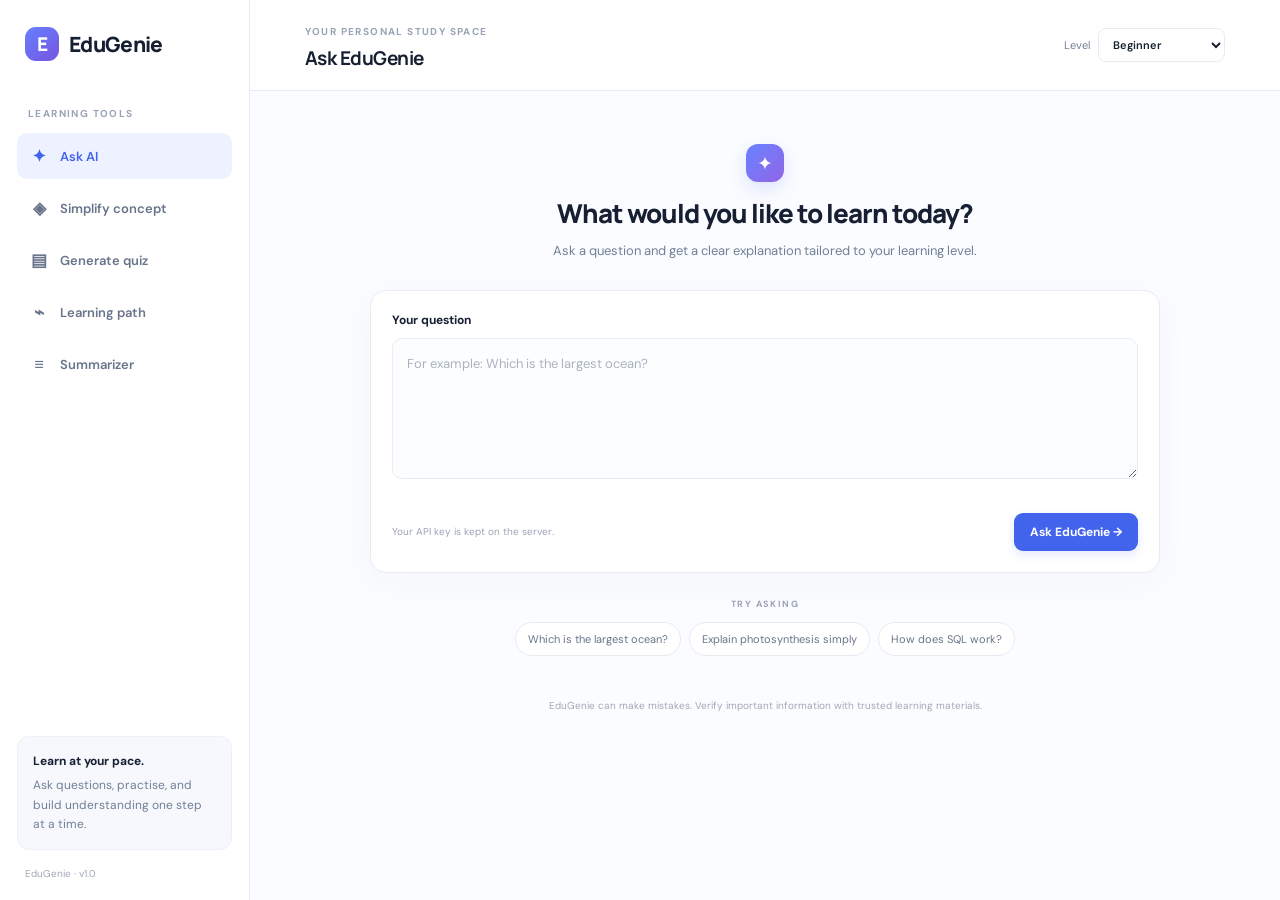
<file: static/index.html>
<!DOCTYPE html>
<html lang="en">
<head>
  <meta charset="UTF-8">
  <meta name="viewport" content="width=device-width, initial-scale=1.0">
  <meta name="description" content="EduGenie is an AI-powered educational assistant for learning, quizzes, summaries, and study plans.">
  <title>EduGenie | AI Learning Assistant</title>
  <link rel="stylesheet" href="/static/style.css">
</head>
<body>
  <div class="app-shell">
    <aside class="sidebar">
      <a class="brand" href="/"><span class="brand-mark">E</span><span>EduGenie</span></a>
      <p class="side-label">LEARNING TOOLS</p>
      <nav class="nav">
        <button class="nav-item active" data-view="ask"><span>✦</span> Ask AI</button>
        <button class="nav-item" data-view="simplify"><span>◈</span> Simplify concept</button>
        <button class="nav-item" data-view="quiz"><span>▤</span> Generate quiz</button>
        <button class="nav-item" data-view="path"><span>⌁</span> Learning path</button>
        <button class="nav-item" data-view="summarize"><span>≡</span> Summarizer</button>
      </nav>
      <div class="sidebar-bottom">
        <div class="side-note"><strong>Learn at your pace.</strong><p>Ask questions, practise, and build understanding one step at a time.</p></div>
        <span class="version">EduGenie · v1.0</span>
      </div>
    </aside>

    <main class="main">
      <header class="topbar">
        <button class="mobile-menu" id="mobileMenu" aria-label="Open navigation">☰</button>
        <div><span class="eyebrow">YOUR PERSONAL STUDY SPACE</span><h1 id="pageTitle">Ask EduGenie</h1></div>
        <label class="level-control">Level
          <select id="levelSelect" aria-label="Learning level">
            <option>Beginner</option><option>School student</option><option>Intermediate</option><option>Advanced</option>
          </select>
        </label>
      </header>

      <section class="workspace">
        <div class="intro" id="intro">
          <div class="sparkle">✦</div>
          <h2 id="heroTitle">What would you like to learn today?</h2>
          <p id="heroText">Ask a question and get a clear explanation tailored to your learning level.</p>
        </div>

        <div class="prompt-area" id="promptArea">
          <label class="field-label" id="inputLabel" for="mainInput">Your question</label>
          <textarea id="mainInput" rows="5" placeholder="For example: Which is the largest ocean?"></textarea>
          <div class="form-row" id="extraOptions"></div>
          <div class="submit-row">
            <span class="privacy-note">Your API key is kept on the server.</span>
            <button class="primary-btn" id="submitBtn">Ask EduGenie <span>→</span></button>
          </div>
        </div>

        <div class="result-wrap" id="resultWrap" hidden>
          <div class="result-heading"><div><span class="result-kicker">EDUGENIE RESPONSE</span><h3 id="resultTitle">Your answer</h3></div><button class="copy-btn" id="copyBtn">Copy</button></div>
          <div class="result-content" id="resultContent"></div>
        </div>
        <div class="suggestions" id="suggestions">
          <span class="suggestion-label">TRY ASKING</span>
          <div class="suggestion-list">
            <button class="suggestion">Which is the largest ocean?</button>
            <button class="suggestion">Explain photosynthesis simply</button>
            <button class="suggestion">How does SQL work?</button>
          </div>
        </div>
        <footer>EduGenie can make mistakes. Verify important information with trusted learning materials.</footer>
      </section>
    </main>
  </div>
  <script src="/static/app.js"></script>
</body>
</html>
</file>
<file: static/style.css>
@import url('https://fonts.googleapis.com/css2?family=DM+Sans:wght@400;500;600;700&family=Manrope:wght@500;600;700;800&display=swap');
:root{--ink:#172033;--muted:#718096;--blue:#4263eb;--blue-dark:#3151d5;--line:#e8ebf2;--soft:#f5f7fc;--white:#fff}
*{box-sizing:border-box}body{margin:0;background:#fbfcff;color:var(--ink);font-family:'DM Sans',sans-serif}.app-shell{display:flex;min-height:100vh}.sidebar{width:250px;background:#fff;border-right:1px solid var(--line);padding:27px 17px 20px;display:flex;flex-direction:column;flex-shrink:0}.brand{display:flex;align-items:center;gap:10px;margin:0 8px 46px;text-decoration:none;color:var(--ink);font:800 21px Manrope,sans-serif;letter-spacing:-.7px}.brand-mark{width:34px;height:34px;display:grid;place-items:center;border-radius:11px;background:linear-gradient(140deg,#6680ff,#7655df);color:#fff;font-size:19px}.side-label,.eyebrow,.result-kicker,.suggestion-label{font-size:10px;font-weight:700;letter-spacing:1.4px;color:#9aa3b5}.side-label{margin:0 11px 13px}.nav{display:grid;gap:6px}.nav-item{border:0;background:transparent;color:#68748b;text-align:left;padding:12px 13px;border-radius:10px;font:600 13px 'DM Sans';cursor:pointer;display:flex;gap:12px;align-items:center}.nav-item span{font-size:17px;width:18px;text-align:center}.nav-item:hover{background:#f6f7ff;color:var(--blue)}.nav-item.active{background:#eef1ff;color:var(--blue)}.sidebar-bottom{margin-top:auto}.side-note{background:#f7f8fd;border:1px solid #edf0f8;padding:15px;border-radius:12px;font-size:12px;line-height:1.6}.side-note p{margin:5px 0 0;color:var(--muted)}.version{display:block;color:#a0a8b7;font-size:10px;margin:17px 8px 0}.main{flex:1;min-width:0}.topbar{height:91px;border-bottom:1px solid var(--line);background:rgba(255,255,255,.82);display:flex;align-items:center;justify-content:space-between;padding:0 5.3%;position:sticky;top:0;z-index:3;backdrop-filter:blur(12px)}.topbar h1{font:700 19px Manrope;margin:5px 0 0;letter-spacing:-.5px}.level-control{font-size:11px;color:var(--muted);display:flex;align-items:center;gap:8px}.level-control select{border:1px solid var(--line);border-radius:8px;padding:8px 10px;color:var(--ink);background:white;font:600 11px 'DM Sans';outline:none}.mobile-menu{display:none;border:0;background:none;font-size:21px}.workspace{max-width:850px;margin:0 auto;padding:48px 30px 25px}.intro{text-align:center;margin:5px auto 28px;max-width:550px}.sparkle{display:grid;place-items:center;margin:0 auto 13px;width:38px;height:38px;border-radius:12px;color:#fff;background:linear-gradient(135deg,#6882ff,#9165e8);font-size:19px;box-shadow:0 7px 18px #687cf333}.intro h2{font:800 26px Manrope;letter-spacing:-1px;margin:0 0 9px}.intro p{font-size:13px;color:var(--muted);line-height:1.7;margin:0}.prompt-area{background:white;border:1px solid var(--line);border-radius:16px;padding:21px;box-shadow:0 8px 35px #27365b08}.field-label{font-size:12px;font-weight:700;display:block;margin-bottom:10px}textarea{resize:vertical;width:100%;min-height:120px;border:1px solid #e9ecf4;background:#fcfdff;border-radius:10px;padding:14px;font:13px/1.7 'DM Sans';color:var(--ink);outline:none}textarea:focus{border-color:#9cafff;box-shadow:0 0 0 3px #4263eb12}textarea::placeholder{color:#aab2c0}.form-row{display:flex;align-items:center;gap:12px;margin-top:13px;flex-wrap:wrap}.option-control{font:11px 'DM Sans';color:var(--muted);display:flex;align-items:center;gap:7px}.option-control select,.option-control input{border:1px solid var(--line);border-radius:7px;padding:7px;background:white;color:var(--ink);font:11px 'DM Sans'}.submit-row{display:flex;align-items:center;justify-content:space-between;gap:10px;margin-top:16px}.privacy-note{font-size:10px;color:#9aa3b5}.primary-btn{background:var(--blue);color:#fff;border:0;border-radius:9px;padding:11px 16px;font:700 12px 'DM Sans';cursor:pointer;box-shadow:0 4px 10px #4263eb24}.primary-btn:hover{background:var(--blue-dark)}.primary-btn:disabled{opacity:.6;cursor:wait}.suggestions{margin:25px 0 0;text-align:center}.suggestion-label{display:block;margin-bottom:12px;font-size:9px}.suggestion-list{display:flex;justify-content:center;gap:8px;flex-wrap:wrap}.suggestion{border:1px solid var(--line);background:#fff;color:#68748b;border-radius:20px;padding:9px 12px;font:11px 'DM Sans';cursor:pointer}.suggestion:hover{border-color:#bdc9ff;color:var(--blue)}.result-wrap{margin-top:22px;background:white;border:1px solid var(--line);border-radius:15px;padding:21px;box-shadow:0 8px 35px #27365b08}.result-heading{display:flex;justify-content:space-between;align-items:center;border-bottom:1px solid var(--line);padding-bottom:13px;margin-bottom:15px}.result-heading h3{font:700 15px Manrope;margin:4px 0 0}.result-kicker{font-size:9px}.copy-btn{border:1px solid var(--line);background:white;border-radius:7px;padding:7px 11px;color:#68748b;font:600 11px 'DM Sans';cursor:pointer}.result-content{font-size:13px;line-height:1.8;color:#39445a;white-space:pre-wrap;overflow-wrap:anywhere}.result-content strong{color:var(--ink)}.quiz-question{padding:13px 0;border-bottom:1px solid var(--line)}.quiz-question:last-child{border:0}.quiz-question h4{font-size:13px;margin:0 0 11px;color:var(--ink)}.quiz-option{display:flex;gap:8px;align-items:flex-start;padding:8px 10px;border:1px solid var(--line);border-radius:8px;margin:6px 0;cursor:pointer;font-size:12px}.quiz-option input{margin-top:3px;accent-color:var(--blue)}.quiz-option.correct{border-color:#45a875;background:#f0fbf5}.quiz-option.incorrect{border-color:#e58b8b;background:#fff5f5}.explanation{font-size:11px;color:var(--muted);padding:7px 0}.quiz-actions{display:flex;gap:9px;margin-top:15px}.secondary-btn{border:1px solid var(--line);background:#fff;padding:9px 13px;border-radius:8px;font:600 11px 'DM Sans';cursor:pointer;color:var(--ink)}footer{text-align:center;color:#a0a8b7;font-size:10px;margin:42px 0 0;line-height:1.6}
@media(max-width:700px){.sidebar{position:fixed;left:-260px;top:0;bottom:0;z-index:10;transition:left .2s;box-shadow:8px 0 25px #17203312}.sidebar.open{left:0}.mobile-menu{display:block}.topbar{height:76px;padding:0 18px;gap:10px}.topbar>div{margin-right:auto}.eyebrow{font-size:8px}.topbar h1{font-size:16px}.level-control{font-size:10px}.level-control select{max-width:105px}.workspace{padding:35px 16px 20px}.intro h2{font-size:22px}.intro p{font-size:12px}.prompt-area,.result-wrap{padding:15px}.privacy-note{max-width:130px;line-height:1.4}.primary-btn{padding:10px 12px}.suggestion-list{gap:6px}.suggestion{font-size:10px}}
</file>
